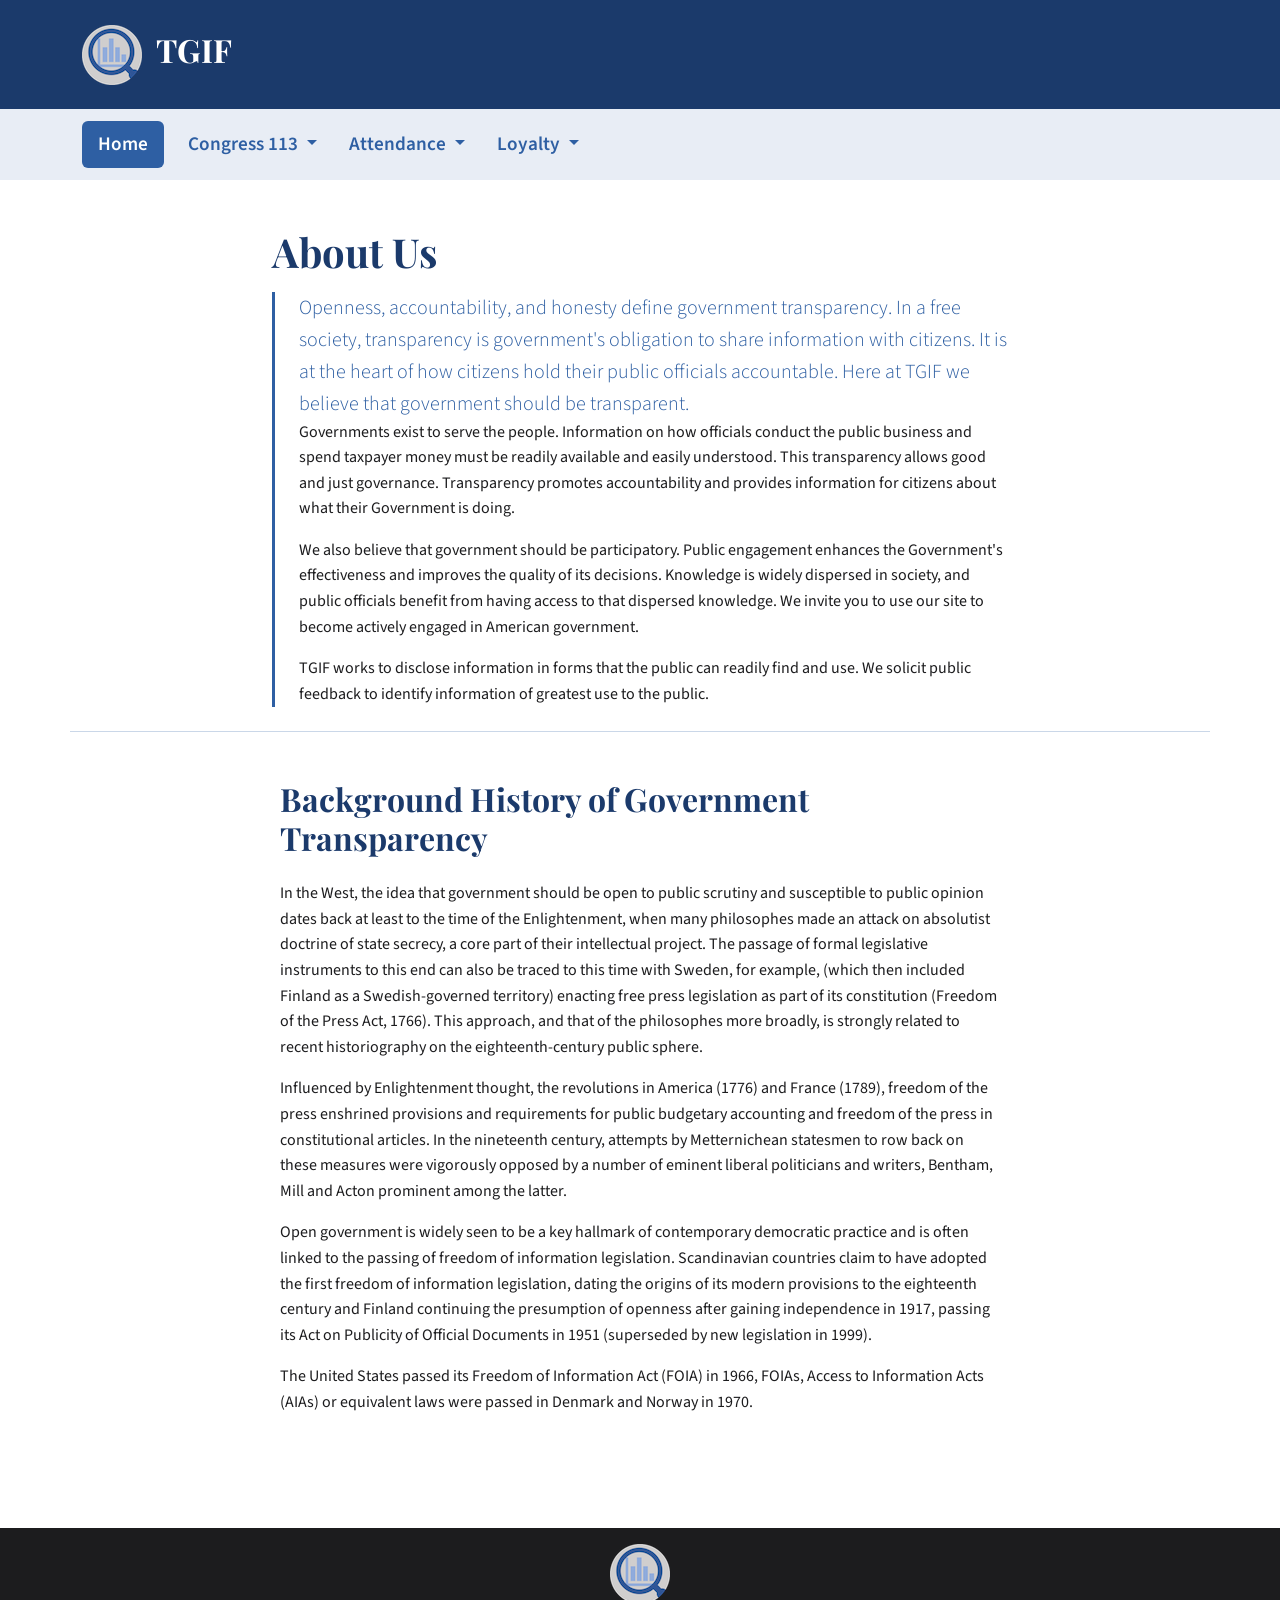
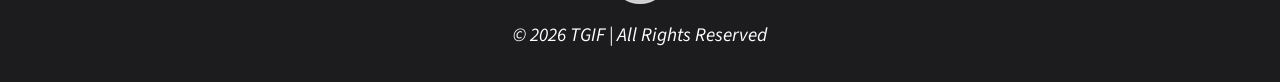
<file: index.html>
<!DOCTYPE html>
<html lang="en">
<head>
    <meta charset="UTF-8">
    <meta name="viewport" content="width=device-width, initial-scale=1.0">
    <title>TGIF</title>
    <link rel="preconnect" href="https://fonts.googleapis.com">
    <link rel="preconnect" href="https://fonts.gstatic.com" crossorigin>
    <link href="https://fonts.googleapis.com/css2?family=Playfair+Display:ital,wght@0,400..900;1,400..900&family=Source+Sans+3:ital,wght@0,200..900;1,200..900&display=swap" rel="stylesheet">
    <link href="https://cdn.jsdelivr.net/npm/bootstrap@5.3.8/dist/css/bootstrap.min.css" rel="stylesheet">
    <link rel="stylesheet" href="styles/styles.css">
</head>
<body>
    <header>
        <div class="bg-primary py-4">
            <div class="container">
                <a href="index.html" class="navbar-brand fs-2 fw-bold text-white logo">
                    <img src="assets/logo.png" alt="Logo TGIF" width="60" class="d-inline-block align-middle me-2">
                    TGIF
                </a>
            </div>
        </div>

            <!-- Navbar -->
             <nav class="navbar bg-light">
                <div class="container">
                    <ul class="nav nav-pills nav-justified pt-1 pb-1">
                        <li class="nav-item me-2">
                            <a href="index.html" class="nav-link active">Home</a>
                        </li>
                        <li class="nav-item dropdown">
                            <a href="members.html" class="nav-link dropdown-toggle text-secondary" data-bs-toggle="dropdown" role="button" aria-expanded="false">
                                Congress 113
                            </a>
                            <ul class="dropdown-menu">
                                <li><a href="members.html?chamber=house" class="dropdown-item">House</a></li>
                                <li><a href="members.html?chamber=senate" class="dropdown-item">Senate</a></li>
                            </ul>
                        </li>
                        <li class="nav-item dropdown">
                            <a href="attendance.html" class="nav-link dropdown-toggle text-secondary" data-bs-toggle="dropdown" role="button" aria-expanded="false">
                               Attendance 
                            </a>
                            <ul class="dropdown-menu">
                                <li><a href="attendance.html?chamber=house" class="dropdown-item">House</a></li>
                                <li><a href="attendance.html?chamber=senate" class="dropdown-item">Senate</a></li>
                            </ul>
                        </li>
                        <li class="nav-item dropdown">
                            <a href="loyalty.html" class="nav-link dropdown-toggle text-secondary" data-bs-toggle="dropdown" role="button" aria-expanded="false">
                               Loyalty 
                            </a>
                            <ul class="dropdown-menu">
                                <li><a href="loyalty.html?chamber=house" class="dropdown-item">House</a></li>
                                <li><a href="loyalty.html?chamber=senate" class="dropdown-item">Senate</a></li>
                            </ul>
                        </li>
                    </ul>
                </div>
             </nav>
    </header>
    <main class="flex-grow-1">
        <section class="py-5">
            <div class="container">
                <div class="row mb-5 justify-content-center">
                    <div class="col-lg-8">
                        <h1 class="fw-bold text-primary mb-3">About Us</h1>
                        <div class="border-start border-3 border-secondary ps-4 mb-4">
                            <p class="lead text-secondary mb-0">
                                Openness, accountability, and honesty define government transparency. In a free society, transparency is government's obligation to share information with citizens. It is at the heart of how citizens hold their public officials accountable. Here at TGIF we believe that government should be transparent.
                            </p>
                            <p>
                                Governments exist to serve the people. Information on how officials conduct the public business and spend taxpayer money must be readily available and easily understood. This transparency allows good and just governance. Transparency promotes accountability and provides information for citizens about what their Government is doing.
                            </p>
                            <p>
                                We also believe that government should be participatory. Public engagement enhances the Government's effectiveness and improves the quality of its decisions. Knowledge is widely dispersed in society, and public officials benefit from having access to that dispersed knowledge. We invite you to use our site to become actively engaged in American government.
                            </p>
                            <p>
                                TGIF works to disclose information in forms that the public can readily find and use. We solicit public feedback to identify information of greatest use to the public.
                            </p>
                        </div>
                    </div>
                    <hr class="border-secondary opacity-25 mb-5">
                    <div class="row justify-content-center">
                        <div class="col-lg-8">
                            <h2 class="fw-bold text-primary mb-4">Background History of Government Transparency</h2>
                            <p>
                                In the West, the idea that government should be open to public scrutiny and susceptible to public opinion dates back at least to the time of the Enlightenment, when many philosophes made an attack on absolutist doctrine of state secrecy, a core part of their intellectual project. The passage of formal legislative instruments to this end can also be traced to this time with Sweden, for example, (which then included Finland as a Swedish-governed territory) enacting free press legislation as part of its constitution (Freedom of the Press Act, 1766). This approach, and that of the philosophes more broadly, is strongly related to recent historiography on the eighteenth-century public sphere. 
                            </p>
                            <p>
                                Influenced by Enlightenment thought, the revolutions in America (1776) and France (1789), freedom of the press enshrined provisions and requirements for public budgetary accounting and freedom of the press in constitutional articles. In the nineteenth century, attempts by Metternichean statesmen to row back on these measures were vigorously opposed by a number of eminent liberal politicians and writers, Bentham, Mill and Acton prominent among the latter.
                            </p>
                            <p>
                                Open government is widely seen to be a key hallmark of contemporary democratic practice and is often linked to the passing of freedom of information legislation. Scandinavian countries claim to have adopted the first freedom of information legislation, dating the origins of its modern provisions to the eighteenth century and Finland continuing the presumption of openness after gaining independence in 1917, passing its Act on Publicity of Official Documents in 1951 (superseded by new legislation in 1999).
                            </p>
                            <p>
                                The United States passed its Freedom of Information Act (FOIA) in 1966, FOIAs, Access to Information Acts (AIAs) or equivalent laws were passed in Denmark and Norway in 1970.
                            </p>
                        </div>
                    </div>
                </div>
            </div>
        </section>
    </main>
    <footer class="bg-dark text-white footer">
        <div class="text-center p-3">
            <img src="assets/logo.png" alt="Logo TGIF">
            <p class="pt-3">&copy; 2026 TGIF | All Rights Reserved</p>
        </div>
    </footer>
    <script src="https://cdn.jsdelivr.net/npm/bootstrap@5.3.8/dist/js/bootstrap.bundle.min.js"></script>
</body>
</html>
</file>
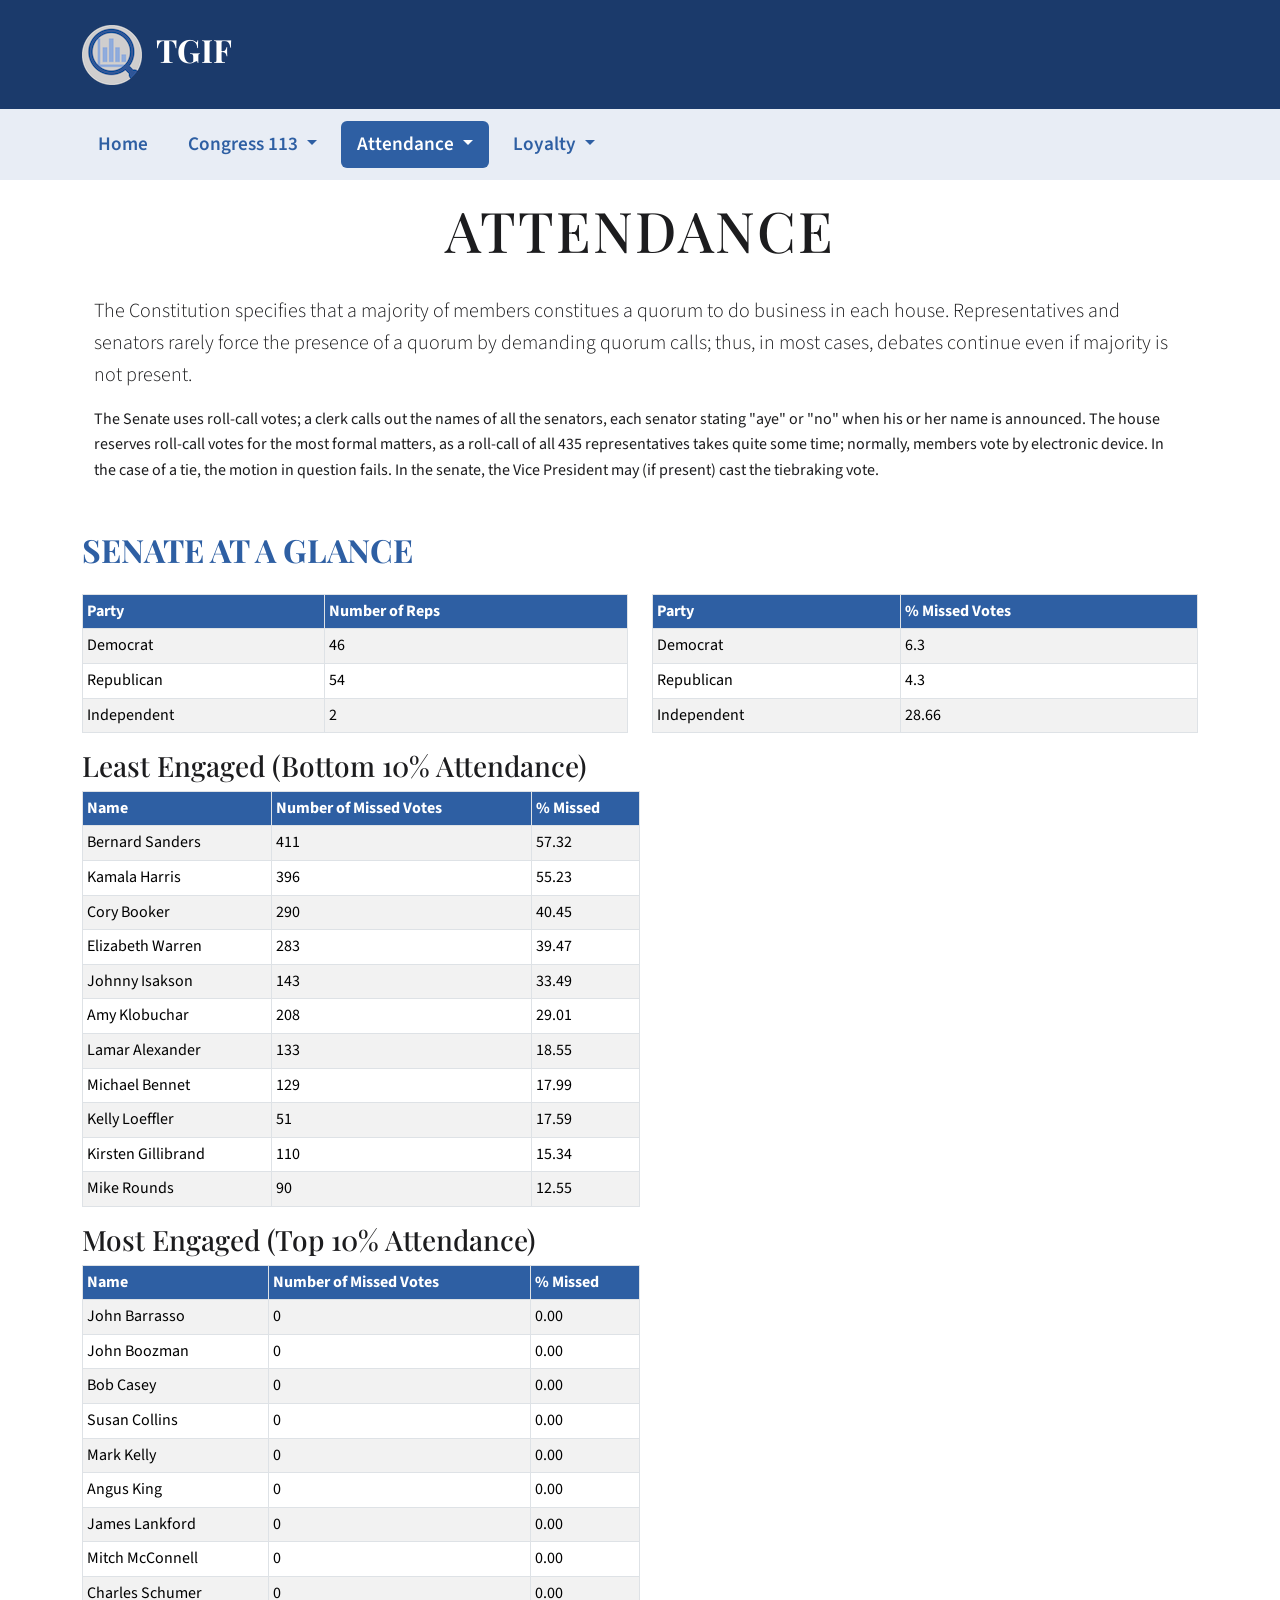
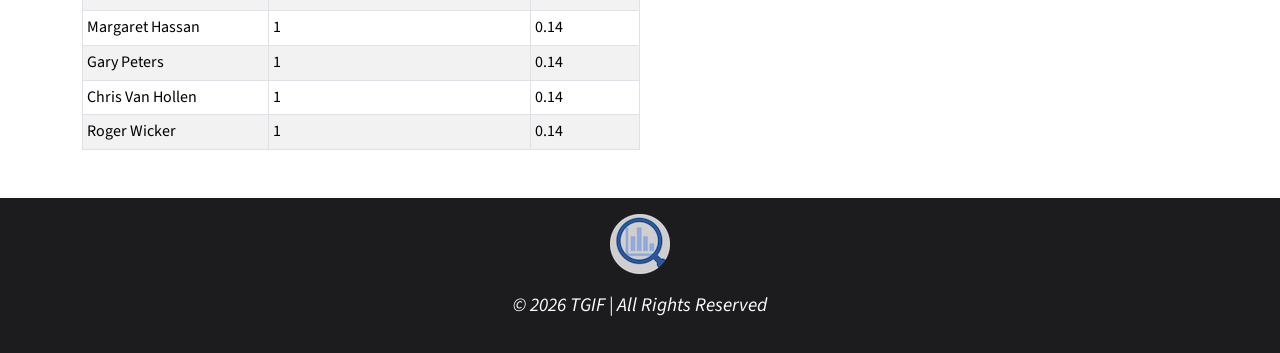
<file: attendance.html>
<!DOCTYPE html>
<html lang="en">
<head>
    <meta charset="UTF-8">
    <meta name="viewport" content="width=device-width, initial-scale=1.0">
    <title>TGIF</title>
    <link rel="preconnect" href="https://fonts.googleapis.com">
    <link rel="preconnect" href="https://fonts.gstatic.com" crossorigin>
    <link href="https://fonts.googleapis.com/css2?family=Playfair+Display:ital,wght@0,400..900;1,400..900&family=Source+Sans+3:ital,wght@0,200..900;1,200..900&display=swap" rel="stylesheet">
    <link href="https://cdn.jsdelivr.net/npm/bootstrap@5.3.8/dist/css/bootstrap.min.css" rel="stylesheet">
    <link rel="stylesheet" href="styles/styles.css">
</head>
<body class="d-flex flex-column min-vh-100">
    <header>
        <div class="bg-primary py-4">
            <div class="container">
                <a href="index.html" class="navbar-brand fs-2 fw-bold text-white logo">
                    <img src="assets/logo.png" alt="Logo TGIF" width="60" class="d-inline-block align-middle me-2">
                    TGIF
                </a>
            </div>
        </div>

            <!-- Navbar -->
             <nav class="navbar bg-light">
                <div class="container">
                    <ul class="nav nav-pills nav-justified pt-1 pb-1">
                        <li class="nav-item me-2">
                            <a href="index.html" class="nav-link">Home</a>
                        </li>
                        <li class="nav-item me-2 dropdown">
                            <a href="members.html" class="nav-link dropdown-toggle text-secondary" data-bs-toggle="dropdown" role="button" aria-expanded="false">
                                Congress 113
                            </a>
                            <ul class="dropdown-menu">
                                <li><a href="members.html?chamber=house" class="dropdown-item">House</a></li>
                                <li><a href="members.html?chamber=senate" class="dropdown-item">Senate</a></li>
                            </ul>
                        </li>
                        <li class="nav-item me-2 dropdown">
                            <a href="attendance.html" class="nav-link active text-white dropdown-toggle text-secondary" data-bs-toggle="dropdown" role="button" aria-expanded="false">
                               Attendance 
                            </a>
                            <ul class="dropdown-menu">
                                <li><a href="attendance.html?chamber=house" class="dropdown-item">House</a></li>
                                <li><a href="attendance.html?chamber=senate" class="dropdown-item">Senate</a></li>
                            </ul>
                        </li>
                        <li class="nav-item me-2 dropdown">
                            <a href="loyalty.html" class="nav-link dropdown-toggle text-secondary" data-bs-toggle="dropdown" role="button" aria-expanded="false">
                               Loyalty 
                            </a>
                            <ul class="dropdown-menu">
                                <li><a href="loyalty.html?chamber=house" class="dropdown-item">House</a></li>
                                <li><a href="loyalty.html?chamber=senate" class="dropdown-item">Senate</a></li>
                            </ul>
                        </li>
                    </ul>
                </div>
             </nav>
    </header>
    <main class="flex-grow-1">
        <section class="container main-section py-3 d-flex flex-column mb-3">
           <div class="section-header container-sm">
                <h1 class="section-title pb-4">Attendance</h1>
                <p class="header-description lead">
                    The Constitution specifies that a majority of members constitues a quorum to do business in each house. Representatives and senators rarely force the presence of a quorum by demanding quorum calls; thus, in most cases, debates continue even if majority is not present.
                </p>
                <p class="header-description">
                    The Senate uses roll-call votes; a clerk calls out the names of all the senators, each senator stating "aye" or "no" when his or her name is announced. The house reserves roll-call votes for the most formal matters, as a roll-call of all 435 representatives takes quite some time; normally, members vote by electronic device. In the case of a tie, the motion in question fails. In the senate, the Vice President may (if present) cast the tiebraking vote.
                </p>
           </div>
        </section>
        <section class="container-sm mb-5">
            <div class="row">
                <h2 id="chamber-title" class="text-secondary fw-bold text-uppercase mb-4"></h2>
                <div class="col-md-6">
                    <table class="table table-sm table-bordered table-striped">
                        <thead>
                            <tr>
                                <th class="bg-secondary text-white fw-bold">Party</th>
                                <th class="bg-secondary text-white fw-bold">Number of Reps</th>
                            </tr>
                        </thead>
                        <tbody id="party-counts-table-body">
                        </tbody>
                    </table>
                </div>
                <div class="col-md-6">
                    <table class="table table-sm table-bordered table-striped">
                        <thead>
                            <tr>
                                <th class="bg-secondary text-white fw-bold">Party</th>
                                <th class="bg-secondary text-white fw-bold">% Missed Votes</th>
                            </tr>
                        </thead>
                        <tbody id="party-missed-table-body">
                        </tbody>
                    </table>
                </div>
            </div>
            <div class="col-md-6">
                <h3 class="table-title">Least Engaged (Bottom 10% Attendance)</h3>
                <table class="table table-sm table-bordered table-striped">
                    <thead>
                        <tr>
                            <th class="bg-secondary text-white fw-bold">Name</th>
                            <th class="bg-secondary text-white fw-bold">Number of Missed Votes</th>
                            <th class="bg-secondary text-white fw-bold">% Missed</th>
                        </tr>
                    </thead>
                    <tbody id="least-engaged-table-body">
                    </tbody>
                </table>
            </div>
            <div class="col-md-6">
                <h3 class="table-title">Most Engaged (Top 10% Attendance)</h3>
                <table class="table table-sm table-bordered table-striped">
                    <thead>
                        <tr>
                            <th class="bg-secondary text-white fw-bold">Name</th>
                            <th class="bg-secondary text-white fw-bold">Number of Missed Votes</th>
                            <th class="bg-secondary text-white fw-bold">% Missed</th>
                        </tr>
                    </thead>
                    <tbody id="most-engaged-table-body">
                    </tbody>
                </table>
            </div>
        </section>
    </main>
    <footer class="bg-dark text-white footer">
        <div class="text-center p-3">
            <img src="assets/logo.png" alt="Logo TGIF">
            <p class="pt-3">&copy; 2026 TGIF | All Rights Reserved</p>
        </div>
    </footer>
    <script src="https://cdn.jsdelivr.net/npm/bootstrap@5.3.8/dist/js/bootstrap.bundle.min.js"></script>
    <script type="module">
        import { fetchJson, makeCountRows, makeMissedVoteRows, makeEngagedRows } from "./scripts/html.js";

        const params = new URLSearchParams(window.location.search);
        const validChambers = ['senate', 'house'];
        const chamber = validChambers.includes(params.get('chamber')) ? params.get('chamber') : 'senate';
        const path = `./src/pro-congress-117-${chamber}.json`;

        document.getElementById('chamber-title').textContent = `${chamber} at a Glance`;

        fetchJson(path).then((data) => {

            const tbodyCounts = document.getElementById('party-counts-table-body');
            tbodyCounts.innerHTML = makeCountRows(data.statistics.counts);

            const tbodyMissed = document.getElementById('party-missed-table-body');
            tbodyMissed.innerHTML = makeMissedVoteRows(data.statistics.missed);
            
            const tbodyLeastEngaged = document.getElementById('least-engaged-table-body');
            tbodyLeastEngaged.innerHTML = makeEngagedRows(data.statistics.leastEngaged);

            const tbodyMostEngaged = document.getElementById('most-engaged-table-body');
            tbodyMostEngaged.innerHTML = makeEngagedRows(data.statistics.mostEngaged);
        })

    </script>
</body>
</html>
</file>
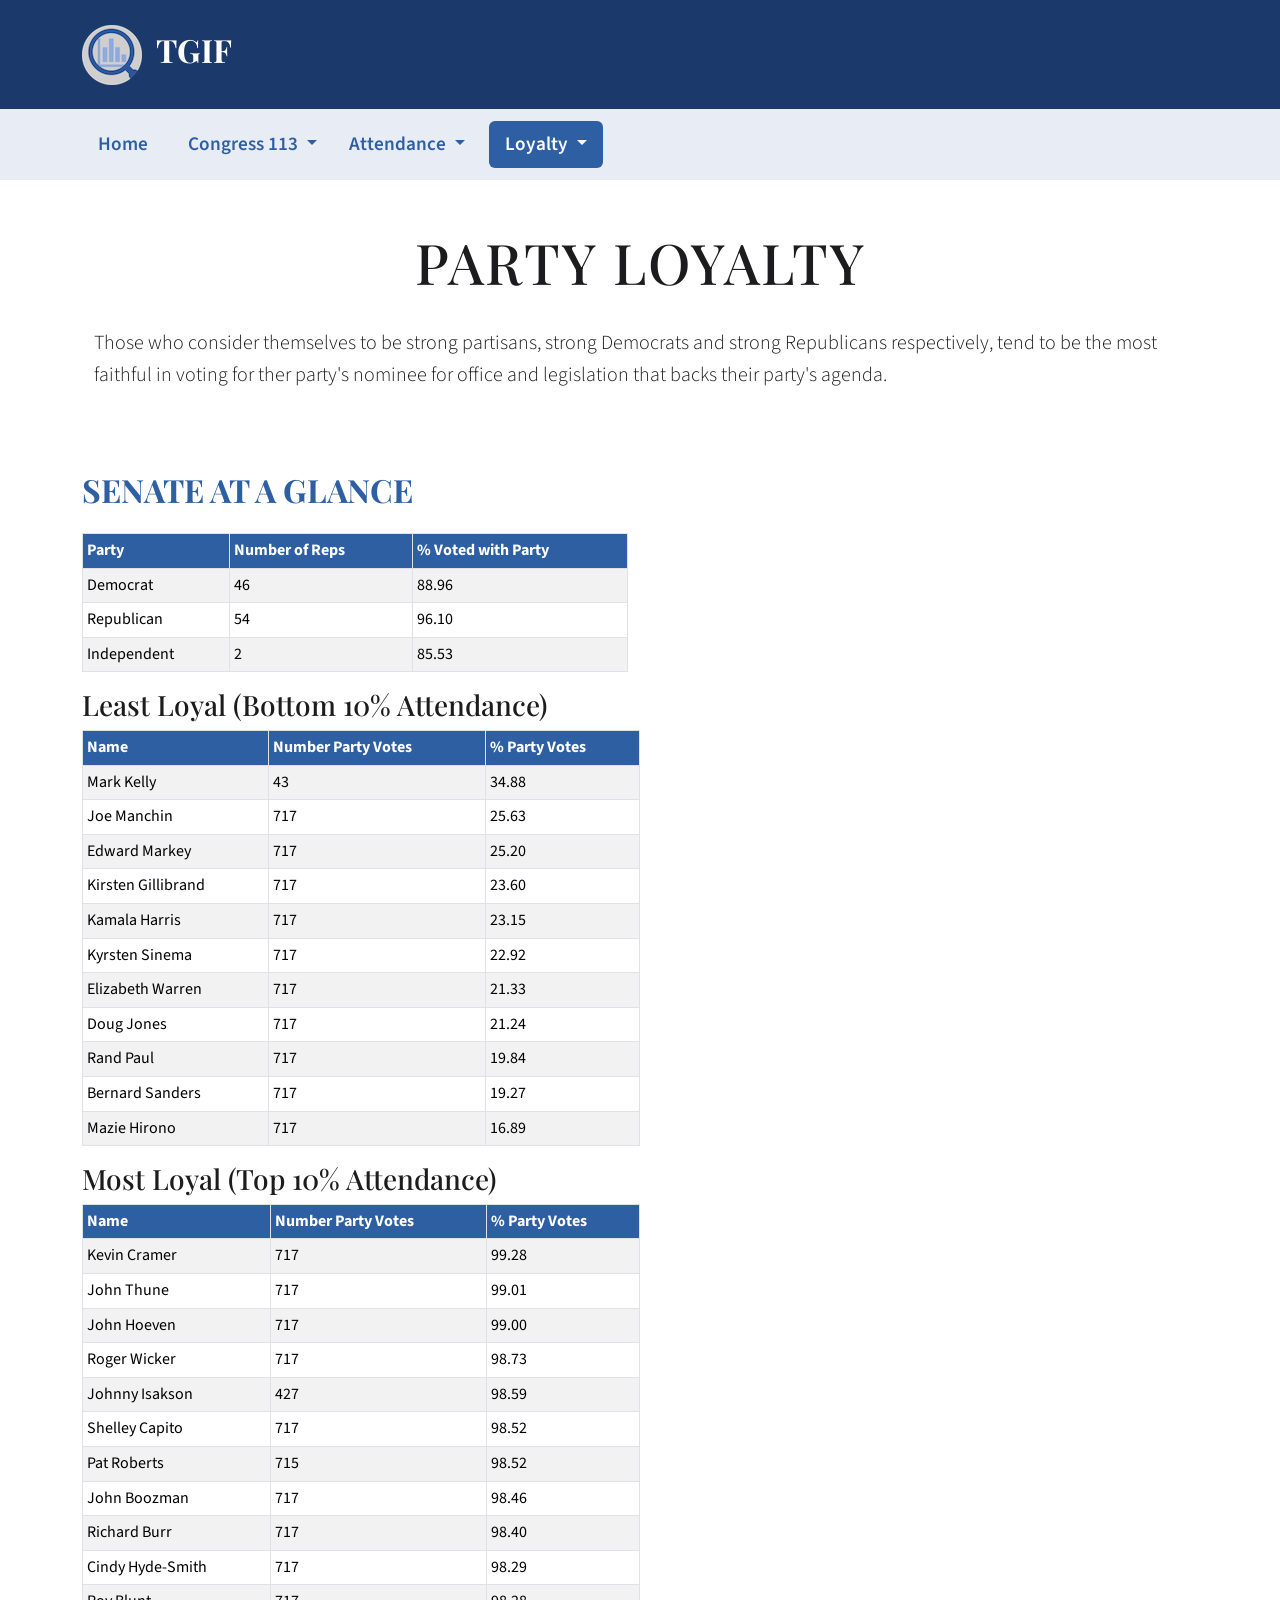
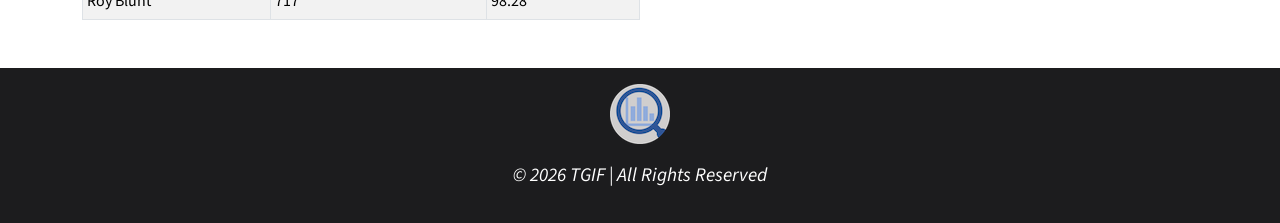
<file: loyalty.html>
<!DOCTYPE html>
<html lang="en">
<head>
    <meta charset="UTF-8">
    <meta name="viewport" content="width=device-width, initial-scale=1.0">
    <title>TGIF</title>
    <link rel="preconnect" href="https://fonts.googleapis.com">
    <link rel="preconnect" href="https://fonts.gstatic.com" crossorigin>
    <link href="https://fonts.googleapis.com/css2?family=Playfair+Display:ital,wght@0,400..900;1,400..900&family=Source+Sans+3:ital,wght@0,200..900;1,200..900&display=swap" rel="stylesheet">
    <link href="https://cdn.jsdelivr.net/npm/bootstrap@5.3.8/dist/css/bootstrap.min.css" rel="stylesheet">
    <link rel="stylesheet" href="styles/styles.css">
</head>
<body class="d-flex flex-column min-vh-100">
    <header>
        <div class="bg-primary py-4">
            <div class="container">
                <a href="index.html" class="navbar-brand fs-2 fw-bold text-white logo">
                    <img src="assets/logo.png" alt="Logo TGIF" width="60" class="d-inline-block align-middle me-2">
                    TGIF
                </a>
            </div>
        </div>

            <!-- Navbar -->
             <nav class="navbar bg-light">
                <div class="container">
                    <ul class="nav nav-pills nav-justified pt-1 pb-1">
                        <li class="nav-item me-2">
                            <a href="index.html" class="nav-link">Home</a>
                        </li>
                        <li class="nav-item dropdown">
                            <a href="members.html" class="nav-link dropdown-toggle text-secondary" data-bs-toggle="dropdown" role="button" aria-expanded="false">
                                Congress 113
                            </a>
                            <ul class="dropdown-menu">
                                <li><a href="members.html?chamber=house" class="dropdown-item">House</a></li>
                                <li><a href="members.html?chamber=senate" class="dropdown-item">Senate</a></li>
                            </ul>
                        </li>
                        <li class="nav-item me-2 dropdown">
                            <a href="attendance.html" class="nav-link dropdown-toggle text-secondary" data-bs-toggle="dropdown" role="button" aria-expanded="false">
                               Attendance 
                            </a>
                            <ul class="dropdown-menu">
                                <li><a href="attendance.html?chamber=house" class="dropdown-item">House</a></li>
                                <li><a href="attendance.html?chamber=senate" class="dropdown-item">Senate</a></li>
                            </ul>
                        </li>
                        <li class="nav-item me-2 dropdown">
                            <a href="loyalty.html" class="nav-link active text-white dropdown-toggle text-secondary" data-bs-toggle="dropdown" role="button" aria-expanded="false">
                               Loyalty 
                            </a>
                            <ul class="dropdown-menu">
                                <li><a href="loyalty.html?chamber=house" class="dropdown-item">House</a></li>
                                <li><a href="loyalty.html?chamber=senate" class="dropdown-item">Senate</a></li>
                            </ul>
                        </li>
                    </ul>
                </div>
             </nav>
    </header>
    <main class="flex-grow-1">
        <section class="container main-section py-5 d-flex flex-column mb-3">
           <div class="section-header container-sm">
                <h1 class="section-title pb-4">Party Loyalty</h1>
                <p class="header-description lead">
                    Those who consider themselves to be strong partisans, strong Democrats and strong Republicans respectively, tend to be the most faithful in voting for ther party's nominee for office and legislation that backs their party's agenda.
                </p>
           </div>
        </section>
        <section class="container-sm mb-5">
            <div class="row">
                <h2 id="chamber-title" class="text-secondary fw-bold text-uppercase mb-4"></h2>
                <div class="col-md-6">
                    <table class="table table-sm table-bordered table-striped">
                        <thead>
                            <tr>
                                <th class="bg-secondary text-white fw-bold">Party</th>
                                <th class="bg-secondary text-white fw-bold">Number of Reps</th>
                                <th class="bg-secondary text-white fw-bold">% Voted with Party</th>
                            </tr>
                        </thead>
                        <tbody id="party-counts-table-body">
                        </tbody>
                    </table>
                </div>
            </div>
            <div class="col-md-6">
                <h3 class="table-title">Least Loyal (Bottom 10% Attendance)</h3>
                <table class="table table-sm table-bordered table-striped">
                    <thead>
                        <tr>
                            <th class="bg-secondary text-white fw-bold">Name</th>
                            <th class="bg-secondary text-white fw-bold">Number Party Votes</th>
                            <th class="bg-secondary text-white fw-bold">% Party Votes</th>
                        </tr>
                    </thead>
                    <tbody id="least-loyal-table-body">
                    </tbody>
                </table>
            </div>
            <div class="col-md-6">
                <h3 class="table-title">Most Loyal (Top 10% Attendance)</h3>
                <table class="table table-sm table-bordered table-striped">
                    <thead>
                        <tr>
                            <th class="bg-secondary text-white fw-bold">Name</th>
                            <th class="bg-secondary text-white fw-bold">Number Party Votes</th>
                            <th class="bg-secondary text-white fw-bold">% Party Votes</th>
                        </tr>
                    </thead>
                    <tbody id="most-loyal-table-body">
                    </tbody>
                </table>
            </div>
        </section>
    </main>
    <footer class="bg-dark text-white footer">
        <div class="text-center p-3">
            <img src="assets/logo.png" alt="Logo TGIF">
            <p class="pt-3">&copy; 2026 TGIF | All Rights Reserved</p>
        </div>
    </footer>
    <script src="https://cdn.jsdelivr.net/npm/bootstrap@5.3.8/dist/js/bootstrap.bundle.min.js"></script>
    <script type="module">
        import { fetchJson, makeVotesPartyRows, makeLoyaltyRows } from "./scripts/html.js";
        
        const params = new URLSearchParams(window.location.search);
        const validChambers = ['senate', 'house'];
        const chamber = validChambers.includes(params.get('chamber')) ? params.get('chamber') : 'senate';
        const path = `./src/pro-congress-117-${chamber}.json`;

        document.getElementById('chamber-title').textContent = `${chamber} at a Glance`

        fetchJson(path).then((data) => {

            const tbodyVotesParty = document.getElementById('party-counts-table-body');
            tbodyVotesParty.innerHTML = makeVotesPartyRows(data.statistics.counts, data.statistics.votesWithParty);

            const tbodyLeastLoyal = document.getElementById('least-loyal-table-body');
            tbodyLeastLoyal.innerHTML = makeLoyaltyRows(data.statistics.leastLoyal, `votes_against_party_pct`);

            const tbodyMostLoyal = document.getElementById('most-loyal-table-body');
            tbodyMostLoyal.innerHTML = makeLoyaltyRows(data.statistics.mostLoyal, `votes_with_party_pct`);
        }) 

    </script>
</body>
</html>
</file>
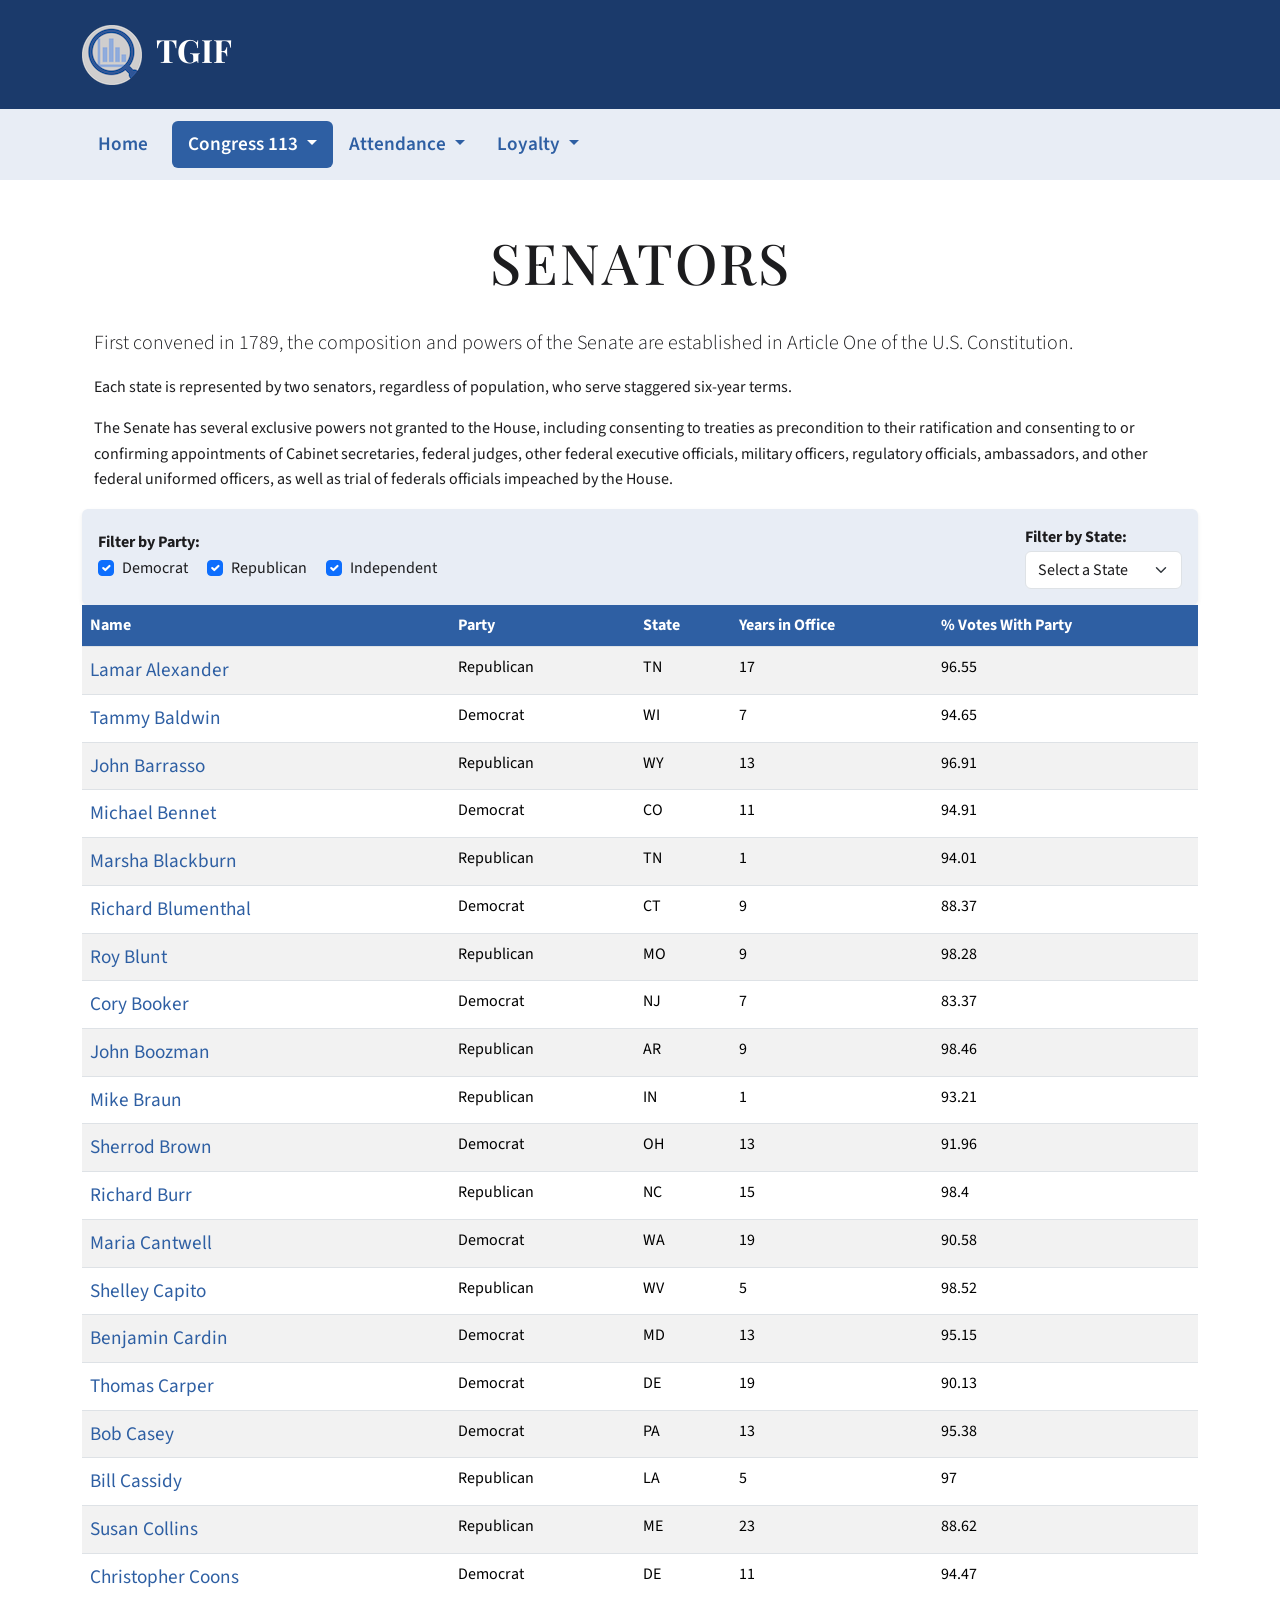
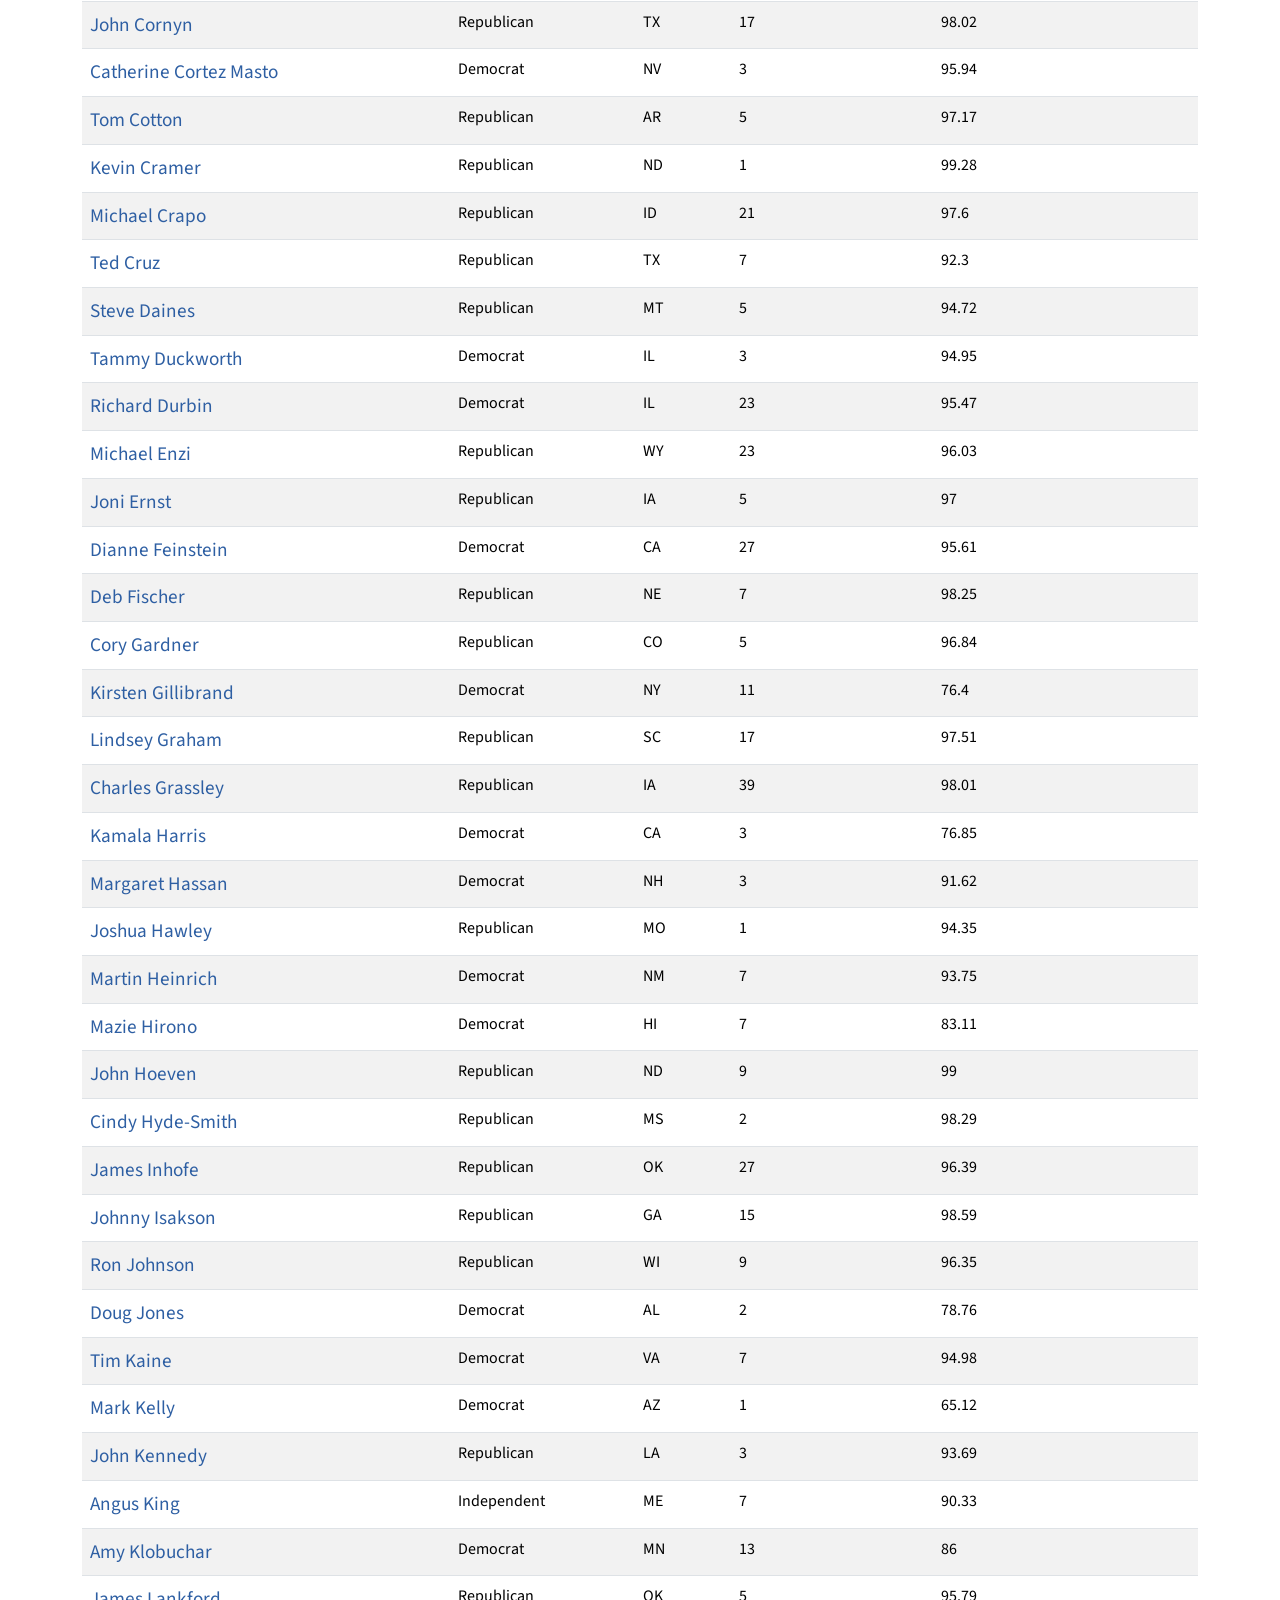
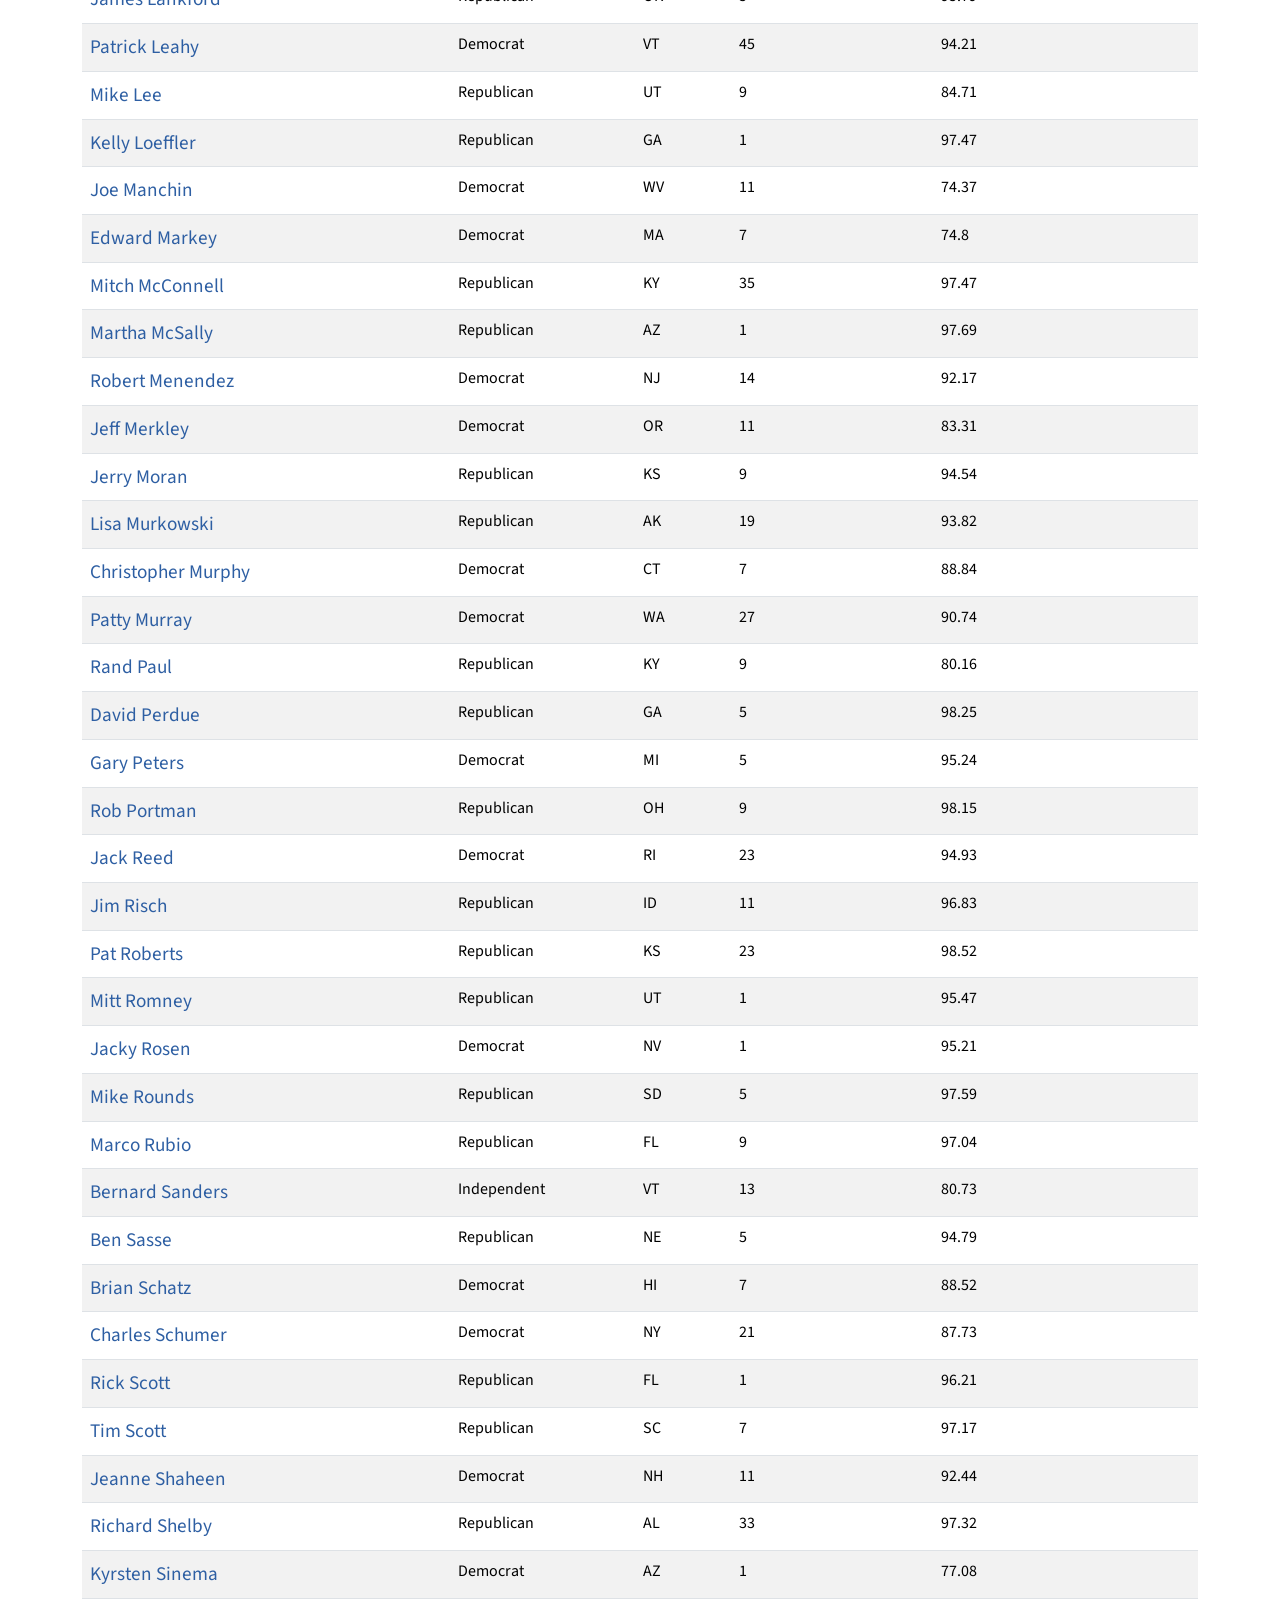
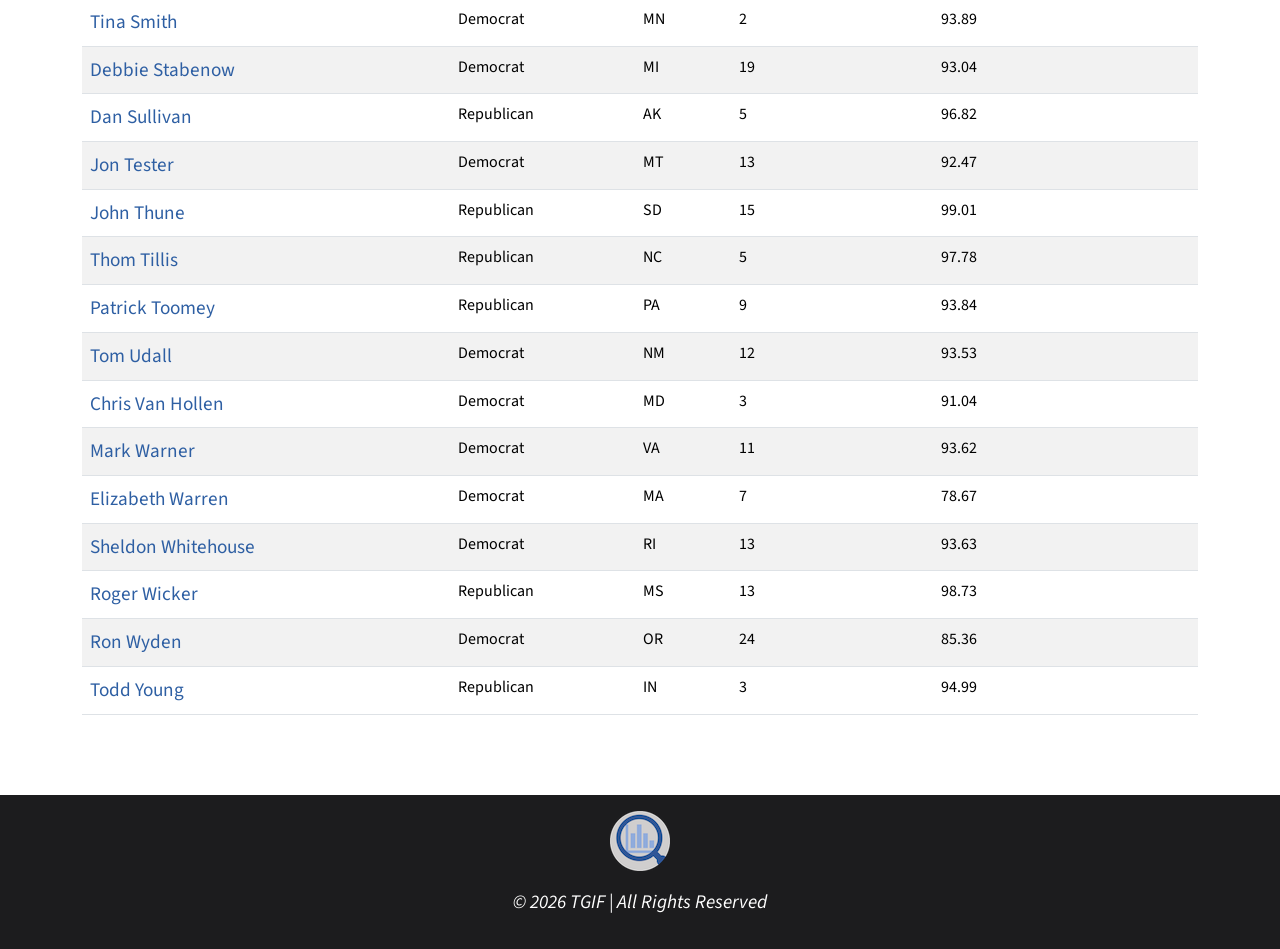
<file: members.html>
<!DOCTYPE html>
<html lang="en">
<head>
    <meta charset="UTF-8">
    <meta name="viewport" content="width=device-width, initial-scale=1.0">
    <title>TGIF</title>
    <link rel="preconnect" href="https://fonts.googleapis.com">
    <link rel="preconnect" href="https://fonts.gstatic.com" crossorigin>
    <link href="https://fonts.googleapis.com/css2?family=Playfair+Display:ital,wght@0,400..900;1,400..900&family=Source+Sans+3:ital,wght@0,200..900;1,200..900&display=swap" rel="stylesheet">
    <link href="https://cdn.jsdelivr.net/npm/bootstrap@5.3.8/dist/css/bootstrap.min.css" rel="stylesheet">
    <link rel="stylesheet" href="styles/styles.css">
</head>
<body class="d-flex flex-column min-vh-100">
    <header>
        <div class="bg-primary py-4">
            <div class="container">
                <a href="index.html" class="navbar-brand fs-2 fw-bold text-white logo">
                    <img src="assets/logo.png" alt="Logo TGIF" width="60" class="d-inline-block align-middle me-2">
                    TGIF
                </a>
            </div>
        </div>

            <!-- Navbar -->
             <nav class="navbar bg-light">
                <div class="container">
                    <ul class="nav nav-pills nav-justified pt-1 pb-1">
                        <li class="nav-item me-2">
                            <a href="index.html" class="nav-link">Home</a>
                        </li>
                        <li class="nav-item dropdown">
                            <a href="members.html" class="nav-link active text-white dropdown-toggle text-secondary" data-bs-toggle="dropdown" role="button" aria-expanded="false">
                                Congress 113
                            </a>
                            <ul class="dropdown-menu" id="chamberSelect">
                                <li value="house"><a href="members.html?chamber=house" class="dropdown-item">House</a></li>
                                <li value="senate"><a href="members.html?chamber=senate" class="dropdown-item">Senate</a></li>
                            </ul>
                        </li>
                        <li class="nav-item dropdown">
                            <a href="attendance.html" class="nav-link dropdown-toggle text-secondary" data-bs-toggle="dropdown" role="button" aria-expanded="false">
                               Attendance 
                            </a>
                            <ul class="dropdown-menu">
                                <li><a href="attendance.html?chamber=house" class="dropdown-item">House</a></li>
                                <li><a href="attendance.html?chamber=senate" class="dropdown-item">Senate</a></li>
                            </ul>
                        </li>
                        <li class="nav-item dropdown">
                            <a href="loyalty.html" class="nav-link dropdown-toggle text-secondary" data-bs-toggle="dropdown" role="button" aria-expanded="false">
                               Loyalty 
                            </a>
                            <ul class="dropdown-menu">
                                <li><a href="loyalty.html?chamber=house" class="dropdown-item">House</a></li>
                                <li><a href="loyalty.html?chamber=senate" class="dropdown-item">Senate</a></li>
                            </ul>
                        </li>
                    </ul>
                </div>
             </nav>
    </header>
    <main class="flex-grow-1">
        <section class="container main-section py-5 d-flex flex-column mb-3">
           <div id="senate-section" class="section-header container-sm d-none">
            <h1 class="section-title pb-4">Senators</h1>
            <p class="header-description lead">
                First convened in 1789, the composition and powers of the Senate are established in Article One of the U.S. Constitution.
            </p>
            <p class="header-description">
                Each state is represented by two senators, regardless of population, who serve staggered six-year terms.
            </p>
            <p class="header-description">
                The Senate has several exclusive powers not granted to the House, including consenting to treaties as precondition to their ratification and consenting to or confirming appointments of Cabinet secretaries, federal judges, other federal executive officials, military officers, regulatory officials, ambassadors, and other federal uniformed officers, as well as trial of federals officials impeached by the House.
            </p>
           </div> 
           <div id="house-section" class="section-header container-sm d-none">
            <h1 class="section-title pb-4">Congressmen</h1>
            <p class="header-description lead">
                The major power of the House is to pass federal legislation that affects the entire country, although its bills must also be passed by the Senate and further agreed to by the U.S. President before becoming law (unless both the House and Senate re-pass the legislation with a two-thirds majority in each chamber). The House has some exclusive powers: the power to initiate revenue bills, to impeach officials (impeached officials are subsequently tried in the Senate), and to elect the U.S. President in case there is no majority in the Electoral College.
            </p>
            <p class="header-description">
                Each U.S. state is represented in the House in proportion to its population as measured in the census, but every state is entitled to at least one representative. 
            </p>
           </div>
           <div class="filters d-flex p-3 align-items-center gap-3 bg-light rounded shadow-sm justify-content-between">
            <div class="checkbox-filters">
             <p class="filter-title fw-bold mb-0">Filter by Party:</p>
             <div class="form-check form-check-inline">
                <input class="party-filter form-check-input" type="checkbox" name="party" id="D" value="D" checked>
                <label class="form-check-label" for="D">Democrat</label>
             </div>
             <div class="form-check form-check-inline">
                <input class="party-filter form-check-input" type="checkbox" name="party" id="R" value="R" checked>
                <label class="form-check-label" for="R">Republican</label>
             </div>
             <div class="form-check form-check-inline">
                <input class="party-filter form-check-input" type="checkbox" name="party" id="ID" value="ID" checked>
                <label class="form-check-label" for="ID">Independent</label>
             </div>
             </div>
             <div class="dropdown-select d-flex flex-column">
                <label for="states" class="fw-bold">Filter by State:</label>
                <select name="states" id="states" class="state-filter form-select">
                </select>
             </div>
           </div>
           <div class="table-responsive">
             <table class="table table-striped table-hover">
                <thead>
                    <tr>
                        <th class="bg-secondary text-white">Name</th>
                        <th class="bg-secondary text-white">Party</th>
                        <th class="bg-secondary text-white">State</th>
                        <th class="bg-secondary text-white">Years in Office</th>
                        <th class="bg-secondary text-white">% Votes With Party</th>
                    </tr>
                </thead>
                <tbody id="senator-table-content">
                </tbody>
             </table>
           </div>
        </section>
    </main>
    <footer class="bg-dark text-white footer">
        <div class="text-center p-3">
            <img src="assets/logo.png" alt="Logo TGIF">
            <p class="pt-3">&copy; 2026 TGIF | All Rights Reserved</p>
        </div>
    </footer>
    <script src="https://cdn.jsdelivr.net/npm/bootstrap@5.3.8/dist/js/bootstrap.bundle.min.js"></script>
    <script type="module">
        import { fetchJson, makeMemberRows, filters, makeStatesMenu } from "./scripts/html.js";

        const params = new URLSearchParams(window.location.search);
        const validChambers = [ 'senate', 'house'];
        const chamber = validChambers.includes(params.get('chamber')) ? params.get('chamber') : 'senate';
        const path = `./src/pro-congress-117-${chamber}.json`

        document.querySelector(`#${chamber}-section`).classList.remove('d-none');

        fetchJson(path).then((data) => {
            console.log(data);
            const stateIncluded = new Set(data.members.map(member => member.state));
            const renderTable = () => {
                const selectedParty = filters(); 
                const selectedState = document.querySelector('.state-filter').value
                document.querySelector('#senator-table-content').innerHTML = makeMemberRows(data.members, selectedParty, selectedState);
            }
            
            renderTable();

            const checkboxes = document.querySelectorAll('.party-filter');
            checkboxes.forEach(check => {
                check.addEventListener('change', renderTable)
            });

            const selectState = document.querySelector('.state-filter');
            selectState.addEventListener('change', renderTable);

            
            makeStatesMenu(stateIncluded).then((html) => {
                document.querySelector('.state-filter').innerHTML = html;
            })
        });
    </script>
</body>
</html>
</file>
<file: styles/styles.css>
/* Modificando variables de Bootstrap y variables propias */
:root {
    /* Variables de Bootstrap */
    --bs-body-bg: #FFFFFF;
    --bs-body-color: #1C1C1E;
    --bs-primary: #1B3A6B;
    --bs-primary-rgb: 27, 58, 107;
    --bs-secondary: #2E5FA3;
    --bs-secondary-rgb: 46, 95, 163;
    --bs-dark: #1C1C1E;
    --bs-dark-rgb: 28, 28, 30;
    --bs-table-striped-bg: #F4F6FA;
    --bs-table-hover-bg: #E8EDF5; 
    --bs-light: #E8EDF5;
    --bs-light-rgb: 232, 237, 245;

    /* Tipografia */
    --title-font: 'Playfair Display', serif;
    --body-font: 'Source Sans 3', sans-serif;
}

body {
    font-family: var(--body-font);
    color: #1C1C1E;
    line-height: 1.6;
}

.logo {
    font-weight: bold;
    font-family: var(--title-font);
}

.nav-item a {
    font-size: 1.2rem;
    font-weight: 600;
}

.nav-pills .nav-link { color: var(--bs-secondary); }

.nav-pills .nav-link.active {
    background-color: var(--bs-secondary);
    color: white;
}

.nav-pills .nav-link:hover {
    background-color: var(--bs-table-striped-bg);
    color: var(--bs-primary) !important;
}

h1, h2, h3 {
    font-family: var(--title-font);
}

.section-title {
    text-align: center;
    font-size: clamp(2rem, 5vw + 1rem, 3.5rem);
    font-family: var(--title-font);
    text-transform: uppercase;
    letter-spacing: 2px;
}

.name {
    text-decoration: none;
    color: var(--bs-secondary) !important;
    cursor: pointer;
    font-size: 1.2rem;
    transition: color 0.25s;
}

.name-link {
    text-decoration: none;
    color: var(--bs-secondary);
    cursor: pointer;
    font-size: 1.2rem;
    transition: color 0.25s;
}

.name-link:hover { color: #C8350B; }


.footer p {
    font-size: 1.2rem;
    font-style: italic;
}

.state-filter { border-color: 1px solid #1B3A6B; }
</file>
